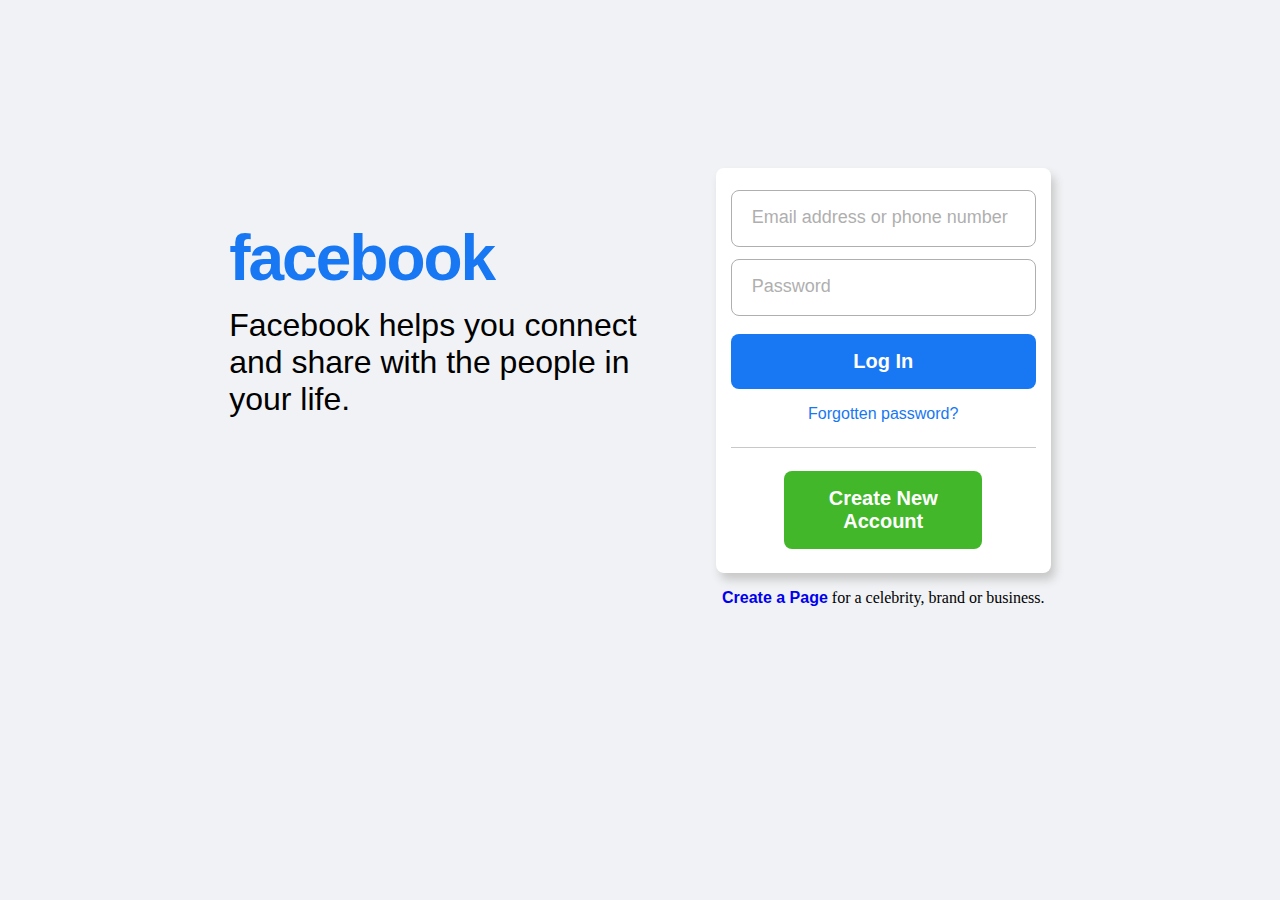
<file: 1/index.html>
<!DOCTYPE html>
<html lang="en">
<head>
    <meta charset="UTF-8">
    <link rel="stylesheet" href="style.css">
    <meta http-equiv="X-UA-Compatible" content="IE=edge">
    <meta name="viewport" content="width=device-width, initial-scale=1.0">
    <title>Facebook</title>
</head>
<body class="main">
<div class="outer">
    <div class="wannabe">
        <div class="wannabe1">
            <h2 id="id1">facebook</h2>
            <!-- <img width="300px" src="https://static.xx.fbcdn.net/rsrc.php/y8/r/dF5SId3UHWd.svg" alt=""> -->
            <h5 id="id2">Facebook helps you connect and share with the people in your life.</h5>
        </div>
        <div class="excl">
        <div class="wannabe2">
            <form action="https://www.google.com">
                <input type="email" id="Email" placeholder="Email address or phone number" size="30" name="Email">
                <input type="password" id="Password" placeholder="Password" size="30" name="Password">
                <div class="new11"><button class="btn" id="button1" type="submit">Log In</button></div>
                <div class="forgot"><a id="link1" href="https://www.google.com">Forgotten password?</a></div>
                <div class="simple1"></div>
                <div class="new11"><button class="btn" id="button2" type="button">Create New Account</button></div>
            </form>   
         </div>
            <p class="para"><a id="link2" href="https://www.google.com">Create a Page</a> for a celebrity, brand or business.</p>
        </div>
    </div>
</div>
</body>
</html>
</file>
<file: 1/style.css>
@import url('https://fonts.googleapis.com/css2?family=Roboto:wght@700&display=swap');
.main{
    background-color: #F0F2F5;
}
* {
    box-sizing: border-box;
  }
#id1{
    font-size: 64px;
    color: #1877F2;
    margin-bottom: 0px;
    font-family: SFProText-Regular, Helvetica, Arial, sans-serif;
    letter-spacing: -2px;
}
#link1{
    text-align: center;
    color:#1877F2;
}
a{
    text-align: center;
    text-decoration: none;
}
#id2{
    font-size: 32px;
    font-weight: lighter;
    color: black;
    margin-top: 12px;
    font-family: SFProText-Regular, Helvetica, Arial, sans-serif;
}


#Email,#Password{
    width: 100%;
    padding: 20px 20px;
    margin: 6px 0px;
    box-sizing: border-box;
    border-radius: 8px;
    border: 1.5px solid rgb(175, 175, 175);
}
::placeholder{
    color: rgb(175, 175, 175);
    font-size: 18px;
    /* padding: 12px; */
}


a:hover {
    text-decoration: underline;

  }

.btn{
    border-radius: 8px;
    width: 100%;
    padding: 16px;
    color: white;
    font-size: 20px;
    border: none;
}

.btn:hover{
    cursor: pointer;
}

#button1{
    margin-top: 12px;
    width: 100%;
    background-color: #1877f2;
    font-weight: bold;

}
#button2{
    margin: auto;
    background-color: #42b72a;
    font-weight: bold;
    width: 65%;
    text-align: center;
}
.new11{
    text-align: center;
}
.forgot{
    padding-top: 16px;
    text-align: center;
    font-family: SFProText-Regular, Helvetica, Arial, sans-serif;

}


.para{
    text-align: center;
}

.outer{
    width:65%;
    margin:auto
}
.wannabe{
    display: flex;
    padding-top: 160px;
    justify-content: space-between;
}

#link2{
    font-weight: bold;
    font-family: SFProText-Regular, Helvetica, Arial, sans-serif;
}

.wannabe1{
    margin-right: 60px;
    width: 56%
    
}
.excl{
    width: 44%;
    margin: auto;
}
.simple1{
    /* border-bottom-style: rgb(175, 175, 175); */
    margin: 24px 0px;
    background-color: rgb(200, 200, 200);
    height: 0.4px;
}
.wannabe2{
    box-shadow: 4px 7px 10px rgb(200, 200, 200);
    background-color: #ffffff;
    border-radius: 8px;
    padding-left: 15px;
    padding-right: 15px;
    padding-top: 16px;
    padding-bottom: 24px;
    margin-left: 0px;
}
</file>
